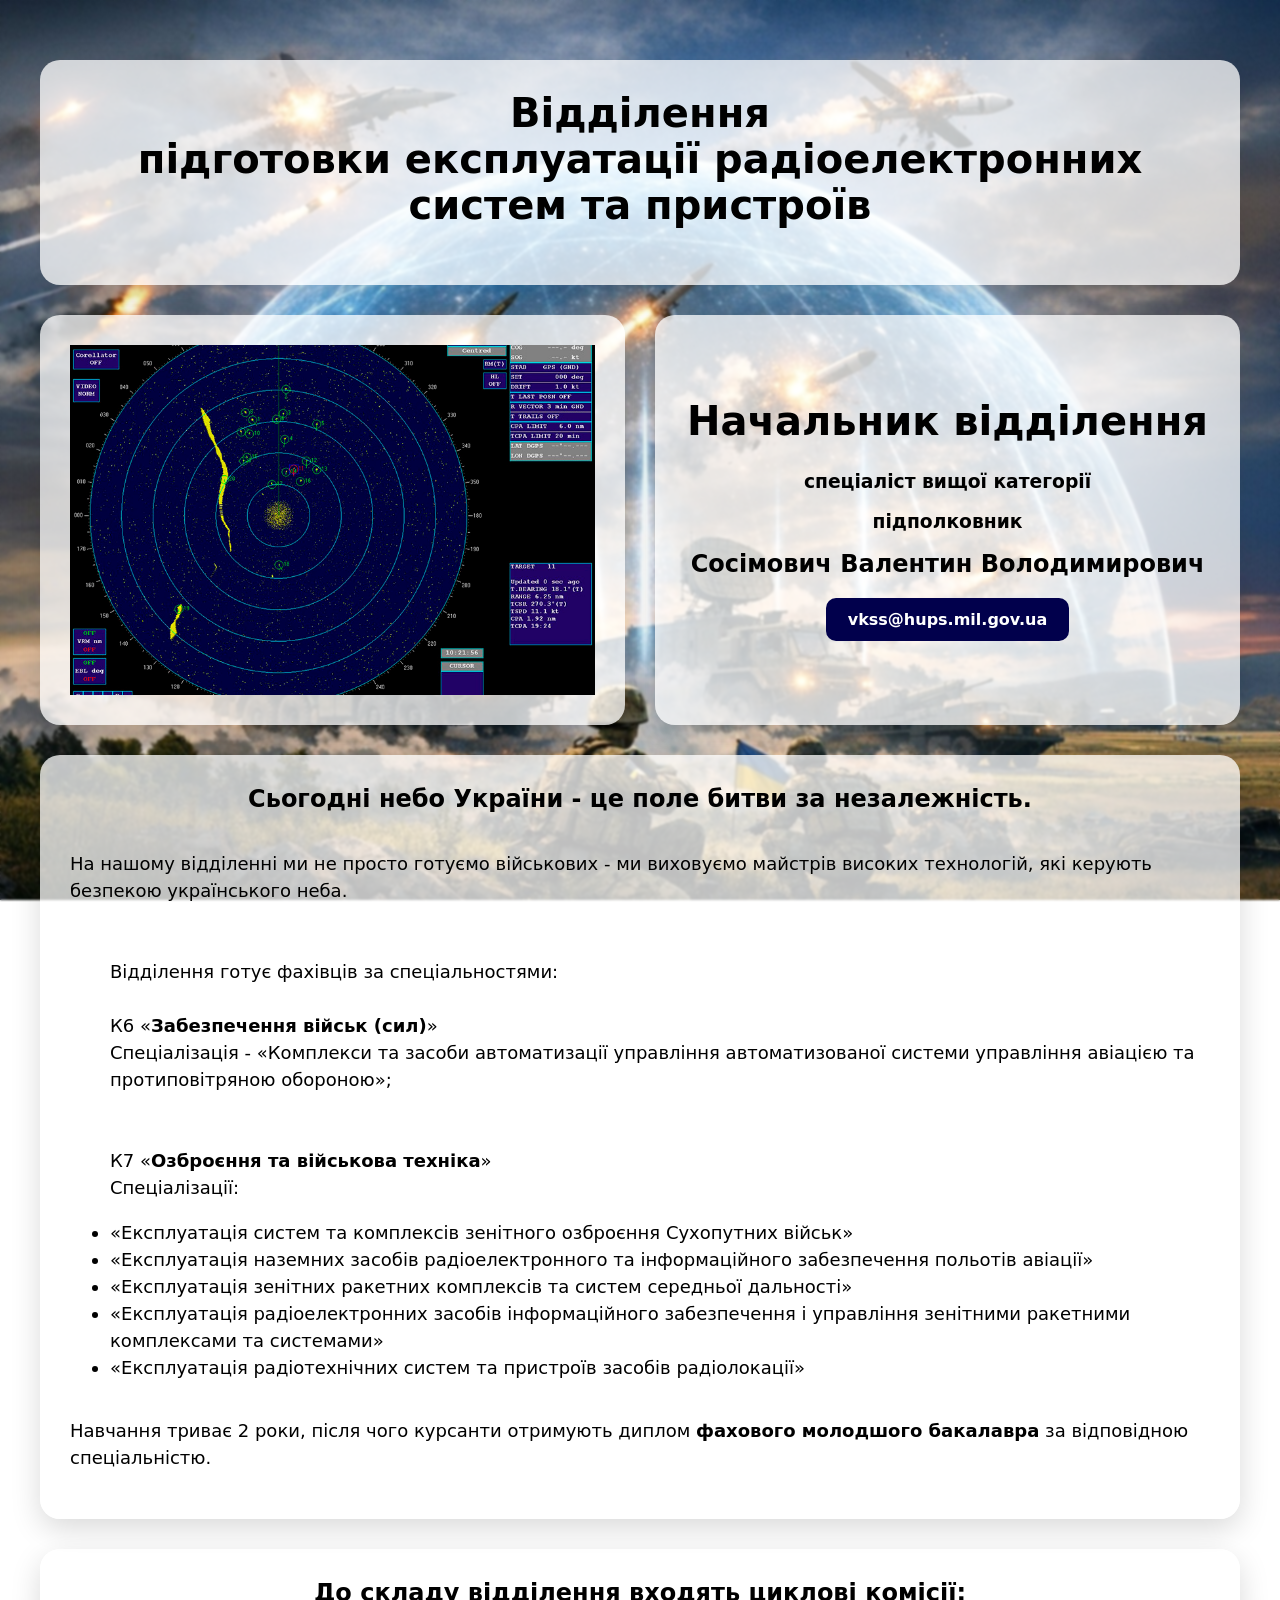
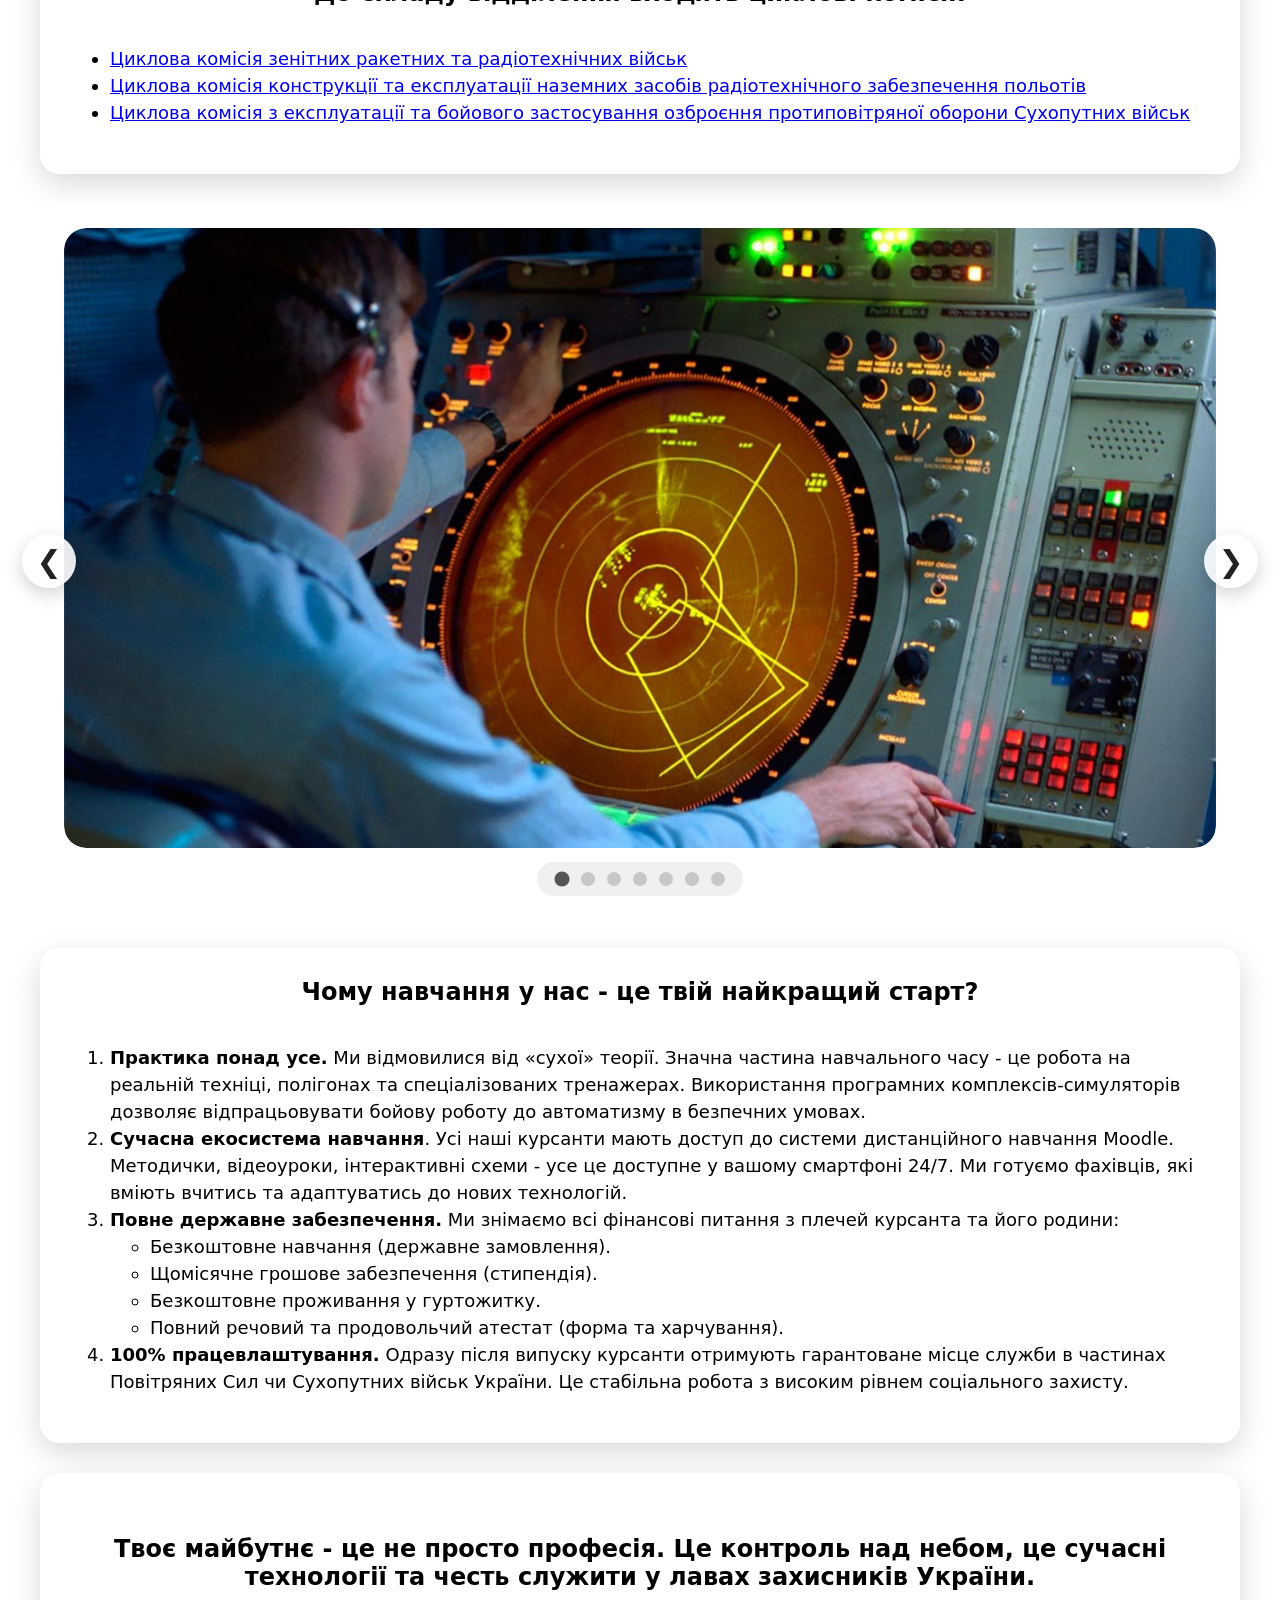
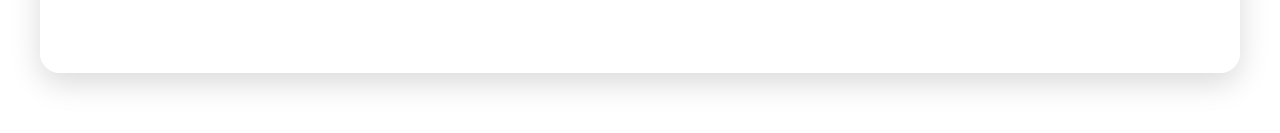
<file: index.html>
<!DOCTYPE html>
<html lang="uk">
<head>
    <meta content="text/html; charset=UTF-8" http-equiv="content-type">

    <meta name="viewport" content="width=device-width, initial-scale=1.0">
    <title>Відділення підготовки експлуатації радіоелектронних систем та пристроїв</title>
    <link rel="stylesheet" href="css/slider.css">
    <style>
    * {
      box-sizing: border-box;
      font-family: system-ui, -apple-system, BlinkMacSystemFont, "Segoe UI", Roboto, sans-serif;
    }

    body {
      margin: 0;
      min-height: 100vh;
      background-image: url("images/dome2.jpg");
      background-size: cover;
      background-position: center;
      background-attachment: fixed;
    }

    .overlay {
      min-height: 100vh;
      padding: 60px 40px;
      backdrop-filter: blur(1px);
      /*background: rgba(0, 0, 0, 0.8);*/
    }

    .grid {
      max-width: 1200px;
      margin: 0 auto;
      display: grid;
      grid-template-columns: repeat(2, 1fr);
      gap: 30px;
    }

    .full {
      grid-column: 1 / -1;
    }

    .card {
      background: rgba(255, 255, 255, 0.75);
      border-radius: 20px;
      padding: 30px;
      box-shadow: 0 10px 30px rgba(0, 0, 0, 0.15);
      min-height: 200px;
      min-width: 0;
      display: flex;
      flex-direction: column;
      justify-content: center;
    }

    .card h1 {
      margin-top: 0;
      font-size: 40px;
      color: #1e3a8a;
      text-align: center;
    }
      .card h2 {
      margin-top: 0;
      font-size: 24px;      
    }
      
    .text {
      text-align: center;
    }
    .gallery {
      max-height: 350px;
      overflow-x: auto;
    }

    video {
             width: 100%;
            height: auto;
            border-radius: 14px;
            max-height: 600px;   /* 👈 підбери значення */
      /*height: auto;
      aspect-ratio: 9 / 16;*/
                }
    .video-wrap {
      width: 100%;
      max-height: 315px;        /* 👈 обмеження висоти */
      aspect-ratio: 16 / 9;    /* пропорції */
      overflow: hidden;        /* 🔑 не дає вилазити */
      border-radius: 6px;
    }

    .video-wrap iframe {
      width: 100%;
      height: 100%;
      border: 0;
      display: block;
    }
    .card p {
      font-size: 18px;
      line-height: 1.5;
    }
      
      .card ul{
      font-size: 18px;
      line-height: 1.5;
    }
      
      .card ol{
      font-size: 18px;
      line-height: 1.5;
    }

    @media (max-width: 768px) {
      .grid {
        grid-template-columns: 1fr;
      }
    }
    .contact-call a{
      align: center;
      display:inline-block;
      padding:12px 22px;
      background:#01004c;
      color:white;
      text-decoration:none;
      border-radius:10px;
      font-weight:600;
      transition:0.25s;
    }

    .contact-call a:hover{
      background:black;
      transform:translateY(-2px);
    }

    </style>
</head>
<body>
<div class="overlay">
    <div class="grid">
        <div class="card full">
            <h1 style="color: black">Відділення <br>
                підготовки експлуатації радіоелектронних систем та пристроїв</h1>
        </div>
        <div class="card">
            <img src="images/indicator3.jpg" alt="">
        </div>
        <div align="center" class="card">
            <h1 style="color: black" align="center">Начальник відділення</h1>
            <h3 style="margin-top: 0"> спеціаліст вищої категорії</h3>
            <h3 style="margin-top: 0"> підполковник</h3>
            <h2> Сосімович Валентин Володимирович</h2>
            <div class="contact-call">
                <a href="mailto:vkss@hups.mil.gov.ua">
                    vkss@hups.mil.gov.ua
                </a>
            </div>
        </div>
        <div class="card full">
            <h2 align="center">Сьогодні небо України - це поле битви за незалежність.</h2>
            <p>На нашому відділенні ми не просто готуємо військових - ми виховуємо майстрів високих технологій, які
                керують безпекою українського неба.
            </p>

            <ul>
                <p>
                    Відділення готує фахівців за спеціальностями:<br><br>

                    К6 «<b>Забезпечення військ (сил)</b>»<br>
                    Спеціалізація - «Комплекси та засоби автоматизації управління автоматизованої системи управління
                    авіацією та протиповітряною обороною»;
                    <br><br><br>
                    К7 «<b>Озброєння та військова техніка</b>»<br>
                    Спеціалізації:
                </p>
                <li>«Експлуатація систем та комплексів зенітного озброєння Сухопутних військ»</li>
                <li>«Експлуатація наземних засобів радіоелектронного та інформаційного забезпечення польотів авіації»
                </li>
                <li>«Експлуатація зенітних ракетних комплексів та систем середньої дальності»</li>
                <li>«Експлуатація радіоелектронних засобів інформаційного забезпечення і управління зенітними ракетними
                    комплексами та системами»
                </li>
                <li>«Експлуатація радіотехнічних систем та пристроїв засобів радіолокації»</li>

            </ul>

            <p>

                Навчання триває 2 роки, після чого курсанти отримують диплом <b>фахового молодшого бакалавра</b> за
                відповідною спеціальністю.
            </p>

        </div>
        <div class="card full">
            <h2 align="center">До складу відділення входять циклові комісії:</h2>
            <ul>
                <li><a href="./ZRV_RTV/zrv_rtv.html">Циклова комісія зенітних ракетних та радіотехнічних військ</a></li>
                <li><a href="./RTZ_ASU/rtz_asu.html">Циклова комісія конструкції та експлуатації наземних засобів
                    радіотехнічного забезпечення польотів</a></li>
                <li><a href="./PPO_SV/ppo_sv.html">Циклова комісія з експлуатації та бойового застосування озброєння
                    протиповітряної оборони Сухопутних військ</a></li>
            </ul>


        </div>
        <div class="slider-wrap full">
            <button class="slider-arrow slider-arrow-left" onclick="moveSlide(-1)">
                &#10094;
            </button>
            <div class="slider">
                <div class="slider-track" id="sliderTrack">
                    <img src="images/im1.jpg" alt="" class="slide">
                    <img src="images/crotale.jpg" alt="" class="slide">
                    <img src="images/im14.jpg" alt="" class="slide">
                    <img src="images/avenger.jpg" alt="" class="slide">
                    <img src="images/zrv_back.jpg" alt="" class="slide">
                    <img src="images/osa.jpg" alt="" class="slide">
                    <img src="images/im5.jpg" alt="" class="slide">
                </div>
            </div>
            <button class="slider-arrow slider-arrow-right" onclick="moveSlide(1)">
                &#10095;
            </button>
            <div class="slider-dots" id="sliderDots">
                <button class="dot active" onclick="goToSlide(0)"></button>
                <button class="dot" onclick="goToSlide(1)"></button>
                <button class="dot" onclick="goToSlide(2)"></button>
                <button class="dot" onclick="goToSlide(3)"></button>
                <button class="dot" onclick="goToSlide(4)"></button>
                <button class="dot" onclick="goToSlide(5)"></button>
                <button class="dot" onclick="goToSlide(6)"></button>
            </div>
        </div>
        <div class="card full">
            <h2 align="center">Чому навчання у нас - це твій найкращий старт?</h2>

            <ol>
                <li><b>Практика понад усе.</b> Ми відмовилися від «сухої» теорії.
                    Значна частина навчального часу - це робота на реальній техніці,
                    полігонах та спеціалізованих тренажерах. Використання програмних
                    комплексів-симуляторів дозволяє відпрацьовувати бойову роботу до
                    автоматизму в безпечних умовах.
                </li>
                <li><strong>Сучасна екосистема навчання</strong>. Усі наші курсанти мають доступ до
                    системи дистанційного навчання Moodle. Методички, відеоуроки, інтерактивні
                    схеми - усе це доступне у вашому смартфоні 24/7. Ми готуємо фахівців, які
                    вміють вчитись та адаптуватись до нових технологій.
                </li>
                <li><strong>Повне державне забезпечення.</strong> Ми знімаємо всі фінансові питання з плечей
                    курсанта та його родини:
                </li>
                <ul>
                    <li>Безкоштовне навчання (державне замовлення).</li>
                    <li>Щомісячне грошове забезпечення (стипендія).</li>
                    <li>Безкоштовне проживання у гуртожитку.</li>
                    <li>Повний речовий та продовольчий атестат (форма та харчування).</li>
                </ul>


                <li><b>100% працевлаштування.</b> Одразу після випуску курсанти отримують
                    гарантоване місце служби в частинах Повітряних Сил чи Сухопутних
                    військ України. Це стабільна робота з високим рівнем соціального захисту.
                </li>


            </ol>
        </div>
        <div class="card full">
            <h2 align="center">Твоє майбутнє - це не просто професія.
                Це контроль над небом, це сучасні технології та честь служити у лавах захисників України.
            </h2>
        </div>
    </div>
</div>
<script src="js/slider.js"></script>
</body>
</html>
</file>
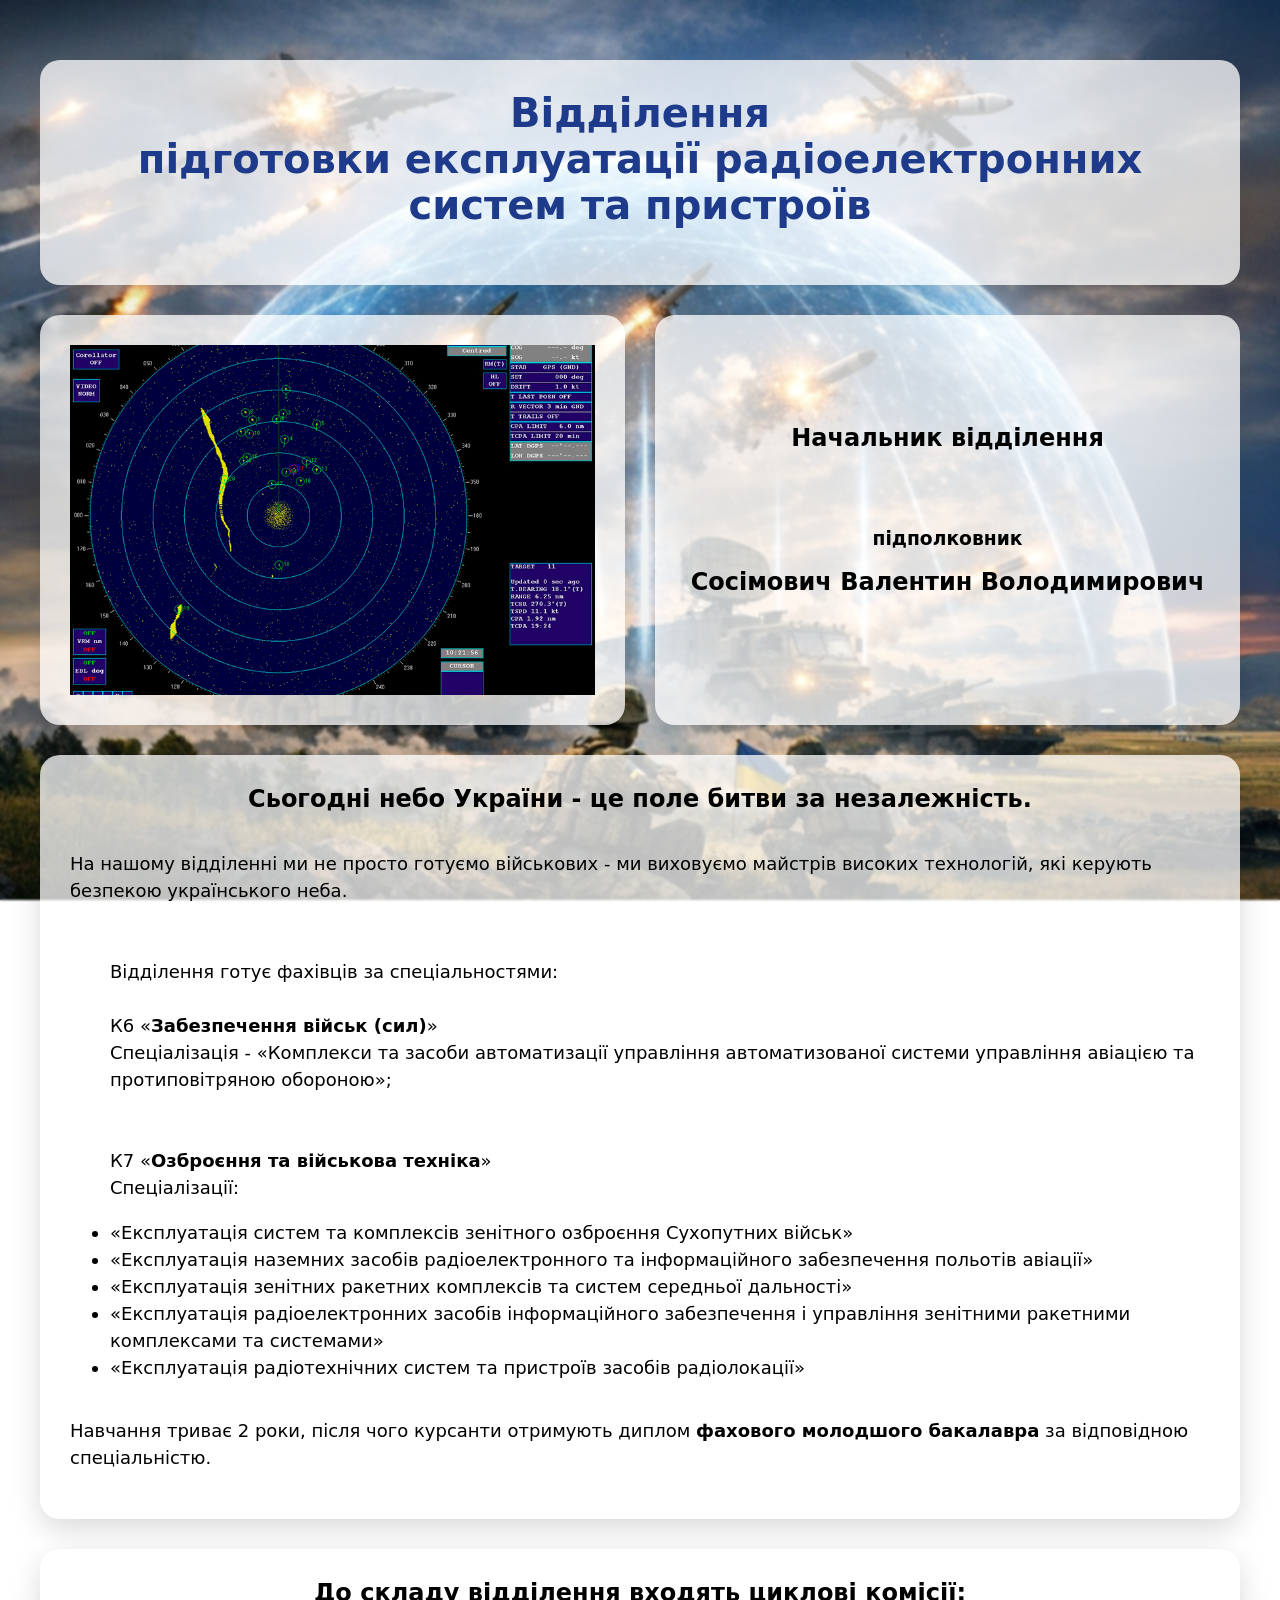
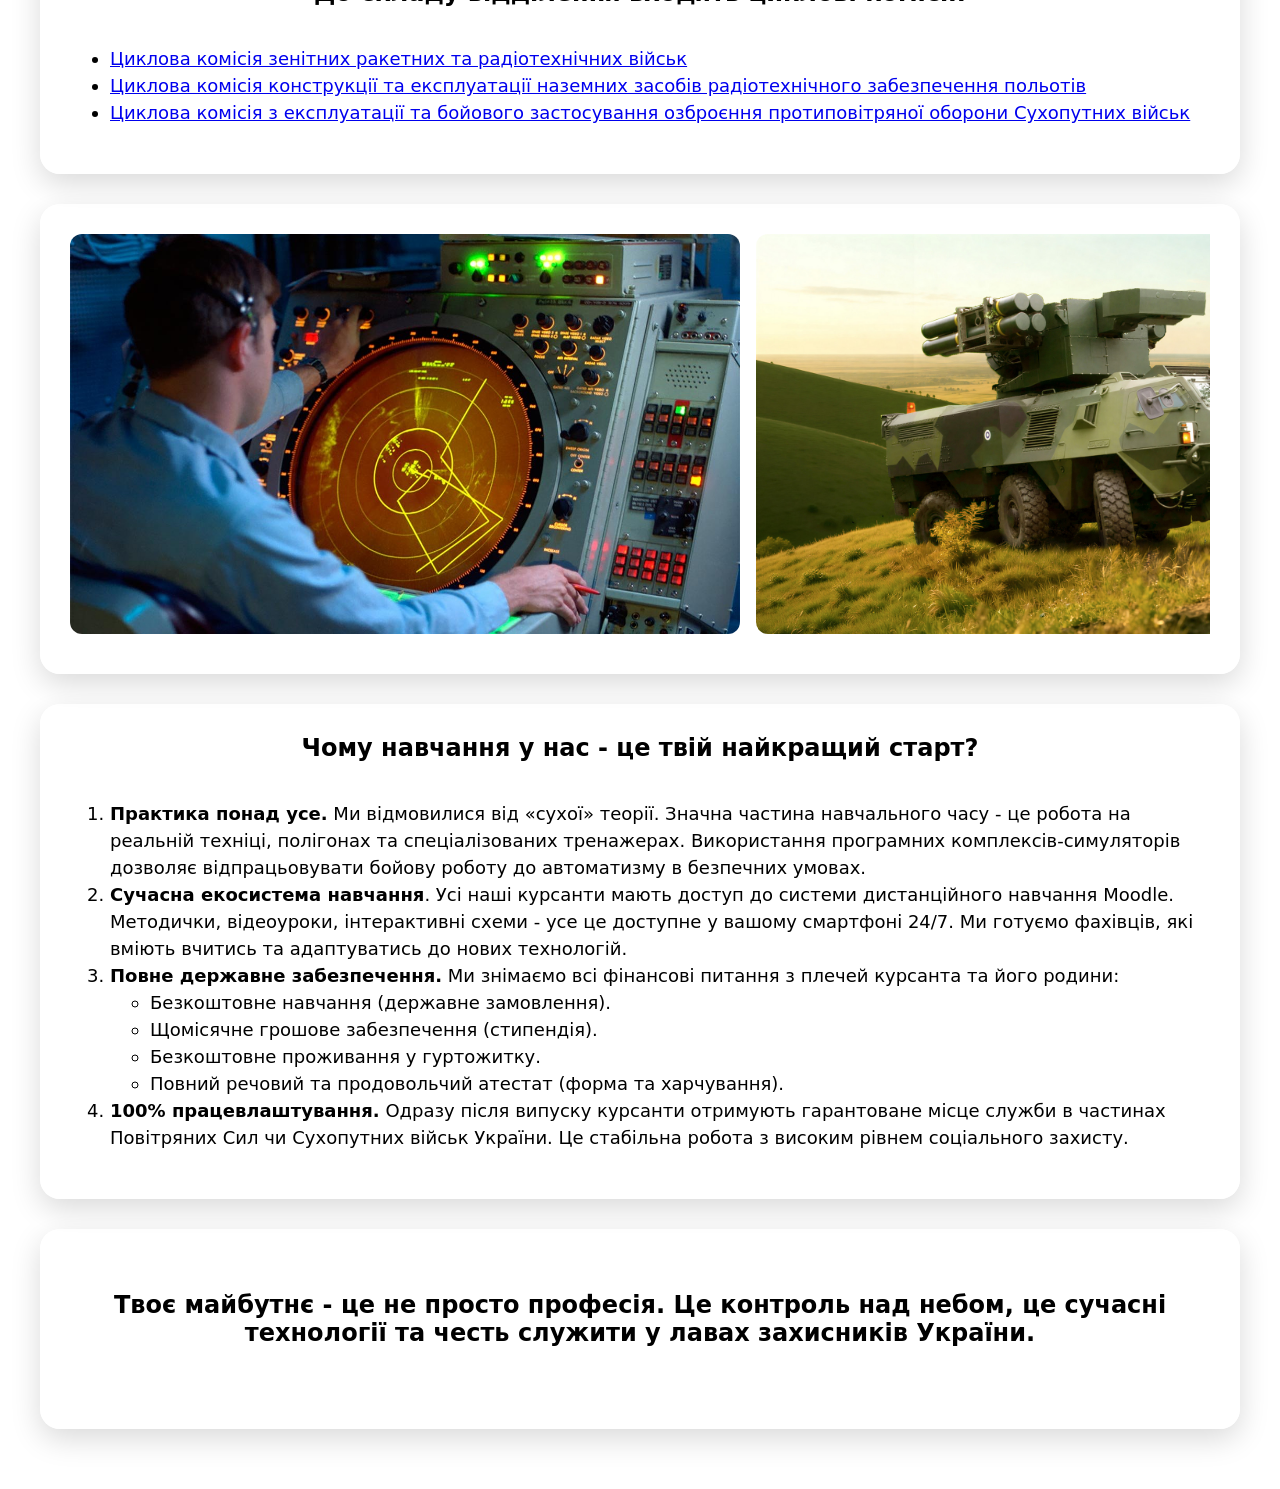
<file: viddil.html>
<!DOCTYPE html>
<html lang="uk">
<head>
    <meta content="text/html; charset=UTF-8" http-equiv="content-type">

    <meta name="viewport" content="width=device-width, initial-scale=1.0">
    <title>Відділення підготовки експлуатації радіоелектронних систем та пристроїв</title>
    <style>
    * {
      box-sizing: border-box;
      font-family: system-ui, -apple-system, BlinkMacSystemFont, "Segoe UI", Roboto, sans-serif;
    }

    body {
      margin: 0;
      min-height: 100vh;
      background-image: url("images/dome2.jpg");
      background-size: cover;
      background-position: center;
      background-attachment: fixed;
    }

    .overlay {
      min-height: 100vh;
      padding: 60px 40px;
      backdrop-filter: blur(1px);
      /*background: rgba(0, 0, 0, 0.8);*/
    }

    .grid {
      max-width: 1200px;
      margin: 0 auto;
      display: grid;
      grid-template-columns: repeat(2, 1fr);
      gap: 30px;
    }

    .full {
      grid-column: 1 / -1;
    }

    .card {
      background: rgba(255, 255, 255, 0.75);
      border-radius: 20px;
      padding: 30px;
      box-shadow: 0 10px 30px rgba(0, 0, 0, 0.15);
      min-height: 200px;
      min-width: 0;
      display: flex;
      flex-direction: column;
      justify-content: center;
    }

    .card h1 {
      margin-top: 0;
      font-size: 40px;
      color: #1e3a8a;
      text-align: center;
    }
      .card h2 {
      margin-top: 0;
      font-size: 24px;      
    }
      
    .text {
  text-align: center;
}
     .gallery {
  max-height: 350px;
  overflow-x: auto;
}
      .gallery-horizontal {
  display: flex;
  gap: 16px;
  overflow-x: auto;
  padding-bottom: 10px;
  scroll-behavior: smooth;
  -webkit-overflow-scrolling: touch;
}

.gallery-horizontal img {
  height: 400px;        /* 🔥 однакова висота */
  width: auto;
  flex-shrink: 0;       /* ❗ не стискаються */
  object-fit: cover;
  border-radius: 12px;
}
      video {
 		 width: 100%;
        height: auto;
  		border-radius: 14px;
        max-height: 600px;   /* 👈 підбери значення */
  /*height: auto;
  aspect-ratio: 9 / 16;*/
			}
.video-wrap {
  width: 100%;
  max-height: 315px;        /* 👈 обмеження висоти */
  aspect-ratio: 16 / 9;    /* пропорції */
  overflow: hidden;        /* 🔑 не дає вилазити */
  border-radius: 6px;
}

.video-wrap iframe {
  width: 100%;
  height: 100%;
  border: 0;
  display: block;
}
    .card p {
      font-size: 18px;
      line-height: 1.5;
    }
      
      .card ul{
      font-size: 18px;
      line-height: 1.5;
    }
      
      .card ol{
      font-size: 18px;
      line-height: 1.5;
    }

    @media (max-width: 768px) {
      .grid {
        grid-template-columns: 1fr;
      }
    }


    </style>
</head>
<body>
<div class="overlay">
    <div class="grid">
        <div class="card full">
            <h1>Відділення <br>
                підготовки експлуатації радіоелектронних систем та пристроїв</h1>
        </div>
        <div class="card">
            <img src="images/indicator3.jpg" alt="">
        </div>
        <div class="card">
            <h2 align="center">Начальник відділення</h2>
            <br>
            <br>
            <h3 align="center"> підполковник</h3>
            <h2 align="center"> Сосімович Валентин Володимирович</h2>
        </div>
        <div class="card full">
            <h2 align="center">Сьогодні небо України - це поле битви за незалежність.</h2>
            <p>На нашому відділенні ми не просто готуємо військових - ми виховуємо майстрів високих технологій, які
                керують безпекою українського неба.
            </p>

            <ul>
                <p>
                    Відділення готує фахівців за спеціальностями:<br><br>

                    К6 «<b>Забезпечення військ (сил)</b>»<br>
                    Спеціалізація - «Комплекси та засоби автоматизації управління автоматизованої системи управління
                    авіацією та протиповітряною обороною»;
                    <br><br><br>
                    К7 «<b>Озброєння та військова техніка</b>»<br>
                    Спеціалізації:
                </p>
                <li>«Експлуатація систем та комплексів зенітного озброєння Сухопутних військ»</li>
                <li>«Експлуатація наземних засобів радіоелектронного та інформаційного забезпечення польотів авіації»
                </li>
                <li>«Експлуатація зенітних ракетних комплексів та систем середньої дальності»</li>
                <li>«Експлуатація радіоелектронних засобів інформаційного забезпечення і управління зенітними ракетними
                    комплексами та системами»
                </li>
                <li>«Експлуатація радіотехнічних систем та пристроїв засобів радіолокації»</li>

            </ul>

            <p>

                Навчання триває 2 роки, після чого курсанти отримують диплом <b>фахового молодшого бакалавра</b> за
                відповідною спеціальністю.
            </p>

        </div>
        <div class="card full">
            <h2 align="center">До складу відділення входять циклові комісії:</h2>
            <ul>
                <li><a href="./ZRV_RTV/zrv_rtv.html">Циклова комісія зенітних ракетних та радіотехнічних військ</a></li>
                <li><a href="./RTZ_ASU/rtz_asu.html">Циклова комісія конструкції та експлуатації наземних засобів
                    радіотехнічного забезпечення польотів</a></li>
                <li><a href="./PPO_SV/ppo_sv.html">Циклова комісія з експлуатації та бойового застосування озброєння
                    протиповітряної оборони Сухопутних військ</a></li>
            </ul>


        </div>
        <div class="card full">

            <div class="gallery-horizontal">
                <img src="images/im1.jpg" alt="">
                <img src="images/crotale.jpg" alt="">
                <img src="images/im14.jpg" alt="">
                <img src="images/avenger.jpg" alt="">
                <img src="images/zrv_back.jpg" alt="">
                <img src="images/osa.jpg" alt="">
                <img src="images/im5.jpg" alt="">
            </div>
        </div>
        <div class="card full">
            <h2 align="center">Чому навчання у нас - це твій найкращий старт?</h2>

            <ol>
                <li><b>Практика понад усе.</b> Ми відмовилися від «сухої» теорії.
                    Значна частина навчального часу - це робота на реальній техніці,
                    полігонах та спеціалізованих тренажерах. Використання програмних
                    комплексів-симуляторів дозволяє відпрацьовувати бойову роботу до
                    автоматизму в безпечних умовах.
                </li>
                <li><strong>Сучасна екосистема навчання</strong>. Усі наші курсанти мають доступ до
                    системи дистанційного навчання Moodle. Методички, відеоуроки, інтерактивні
                    схеми - усе це доступне у вашому смартфоні 24/7. Ми готуємо фахівців, які
                    вміють вчитись та адаптуватись до нових технологій.
                </li>
                <li><strong>Повне державне забезпечення.</strong> Ми знімаємо всі фінансові питання з плечей
                    курсанта та його родини:
                </li>
                <ul>
                    <li>Безкоштовне навчання (державне замовлення).</li>
                    <li>Щомісячне грошове забезпечення (стипендія).</li>
                    <li>Безкоштовне проживання у гуртожитку.</li>
                    <li>Повний речовий та продовольчий атестат (форма та харчування).</li>
                </ul>


                <li><b>100% працевлаштування.</b> Одразу після випуску курсанти отримують
                    гарантоване місце служби в частинах Повітряних Сил чи Сухопутних
                    військ України. Це стабільна робота з високим рівнем соціального захисту.
                </li>


            </ol>
        </div>
        <div class="card full">
            <h2 align="center">Твоє майбутнє - це не просто професія.
                Це контроль над небом, це сучасні технології та честь служити у лавах захисників України.
            </h2>
        </div>
    </div>
</div>
</body>
</html>
</file>
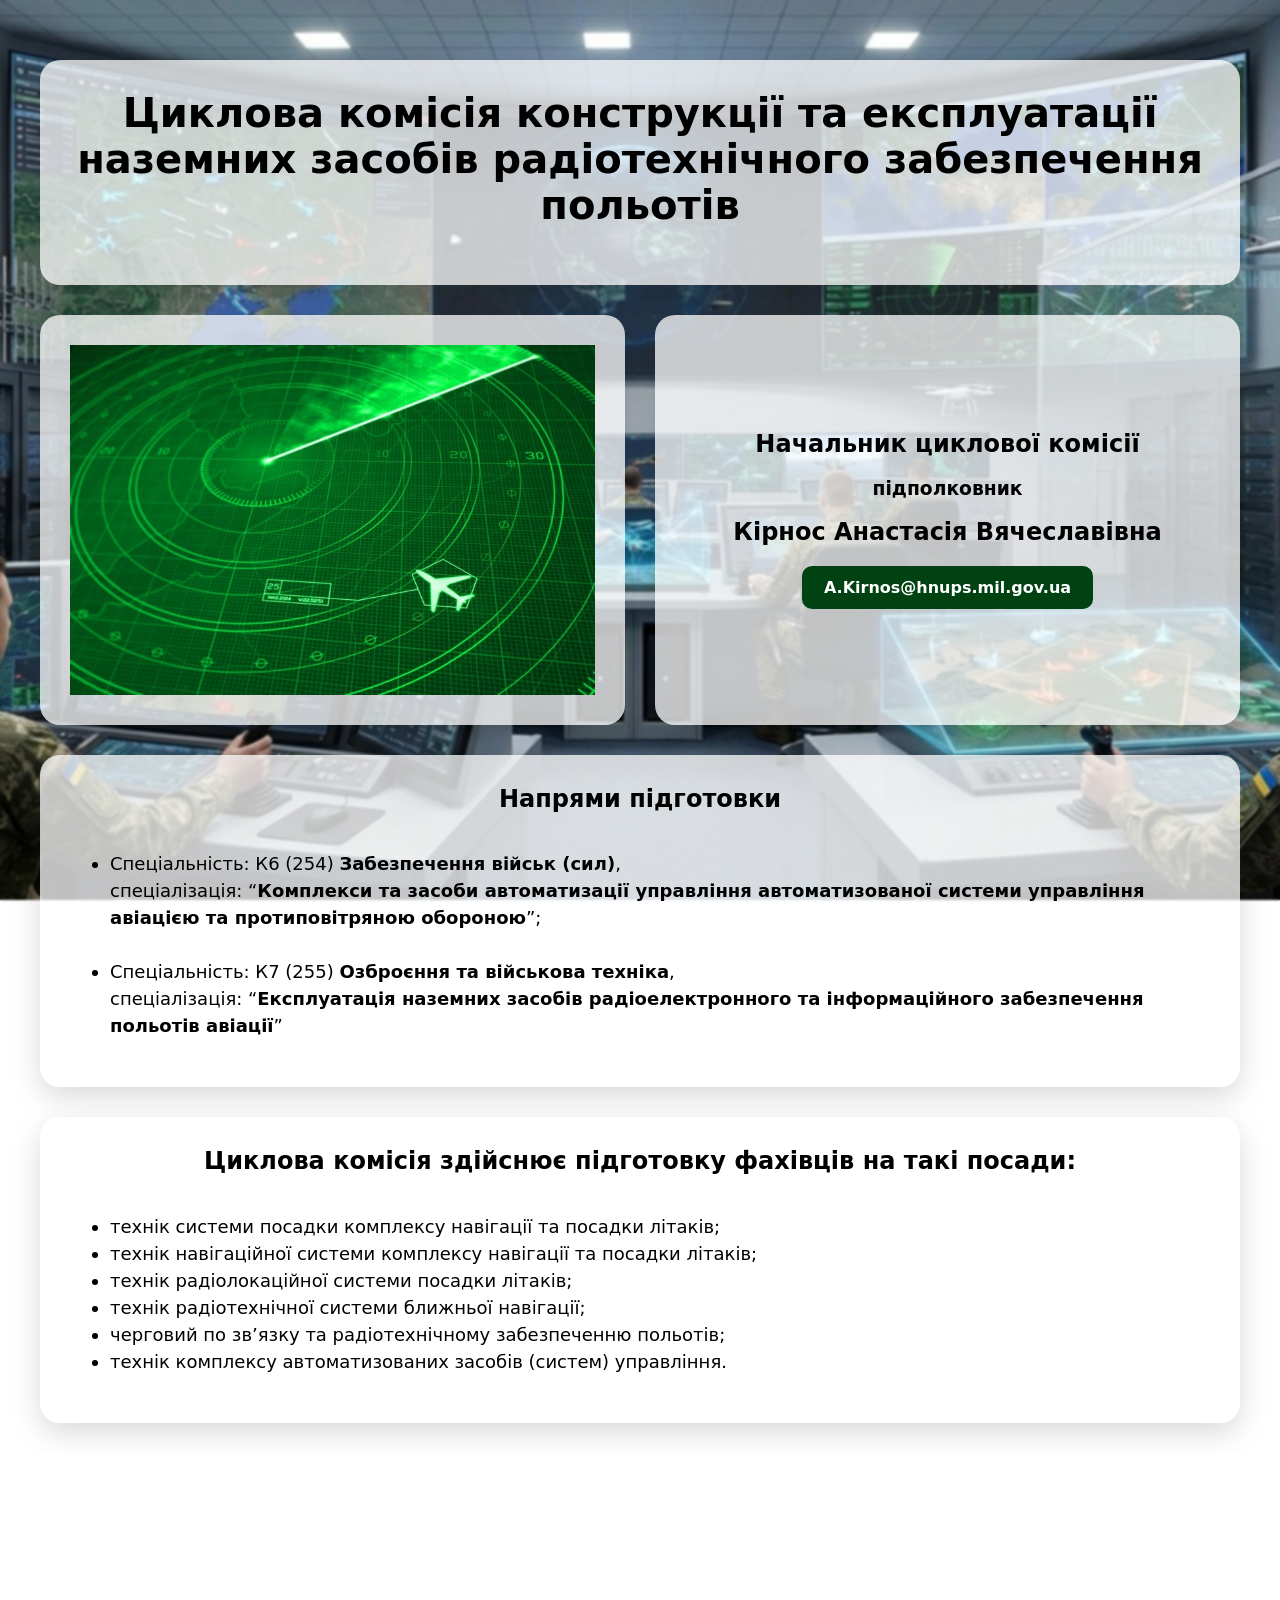
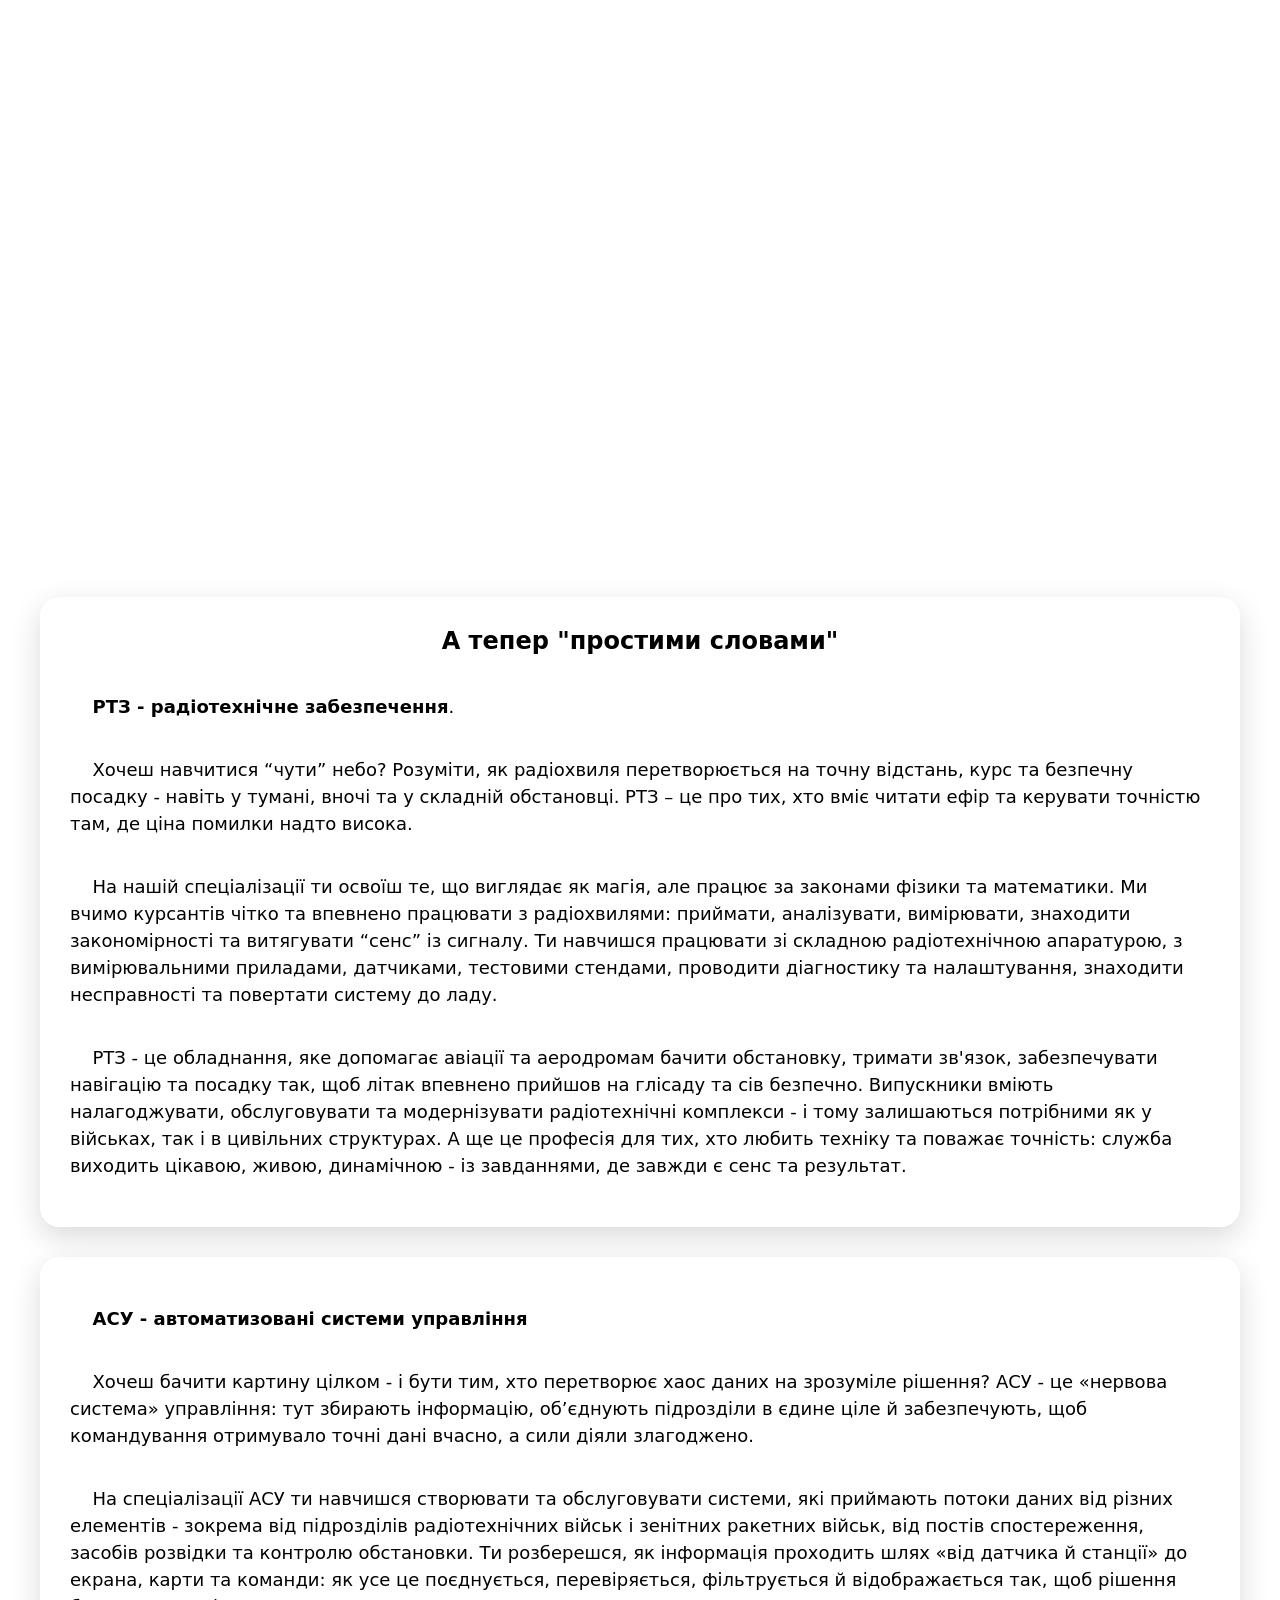
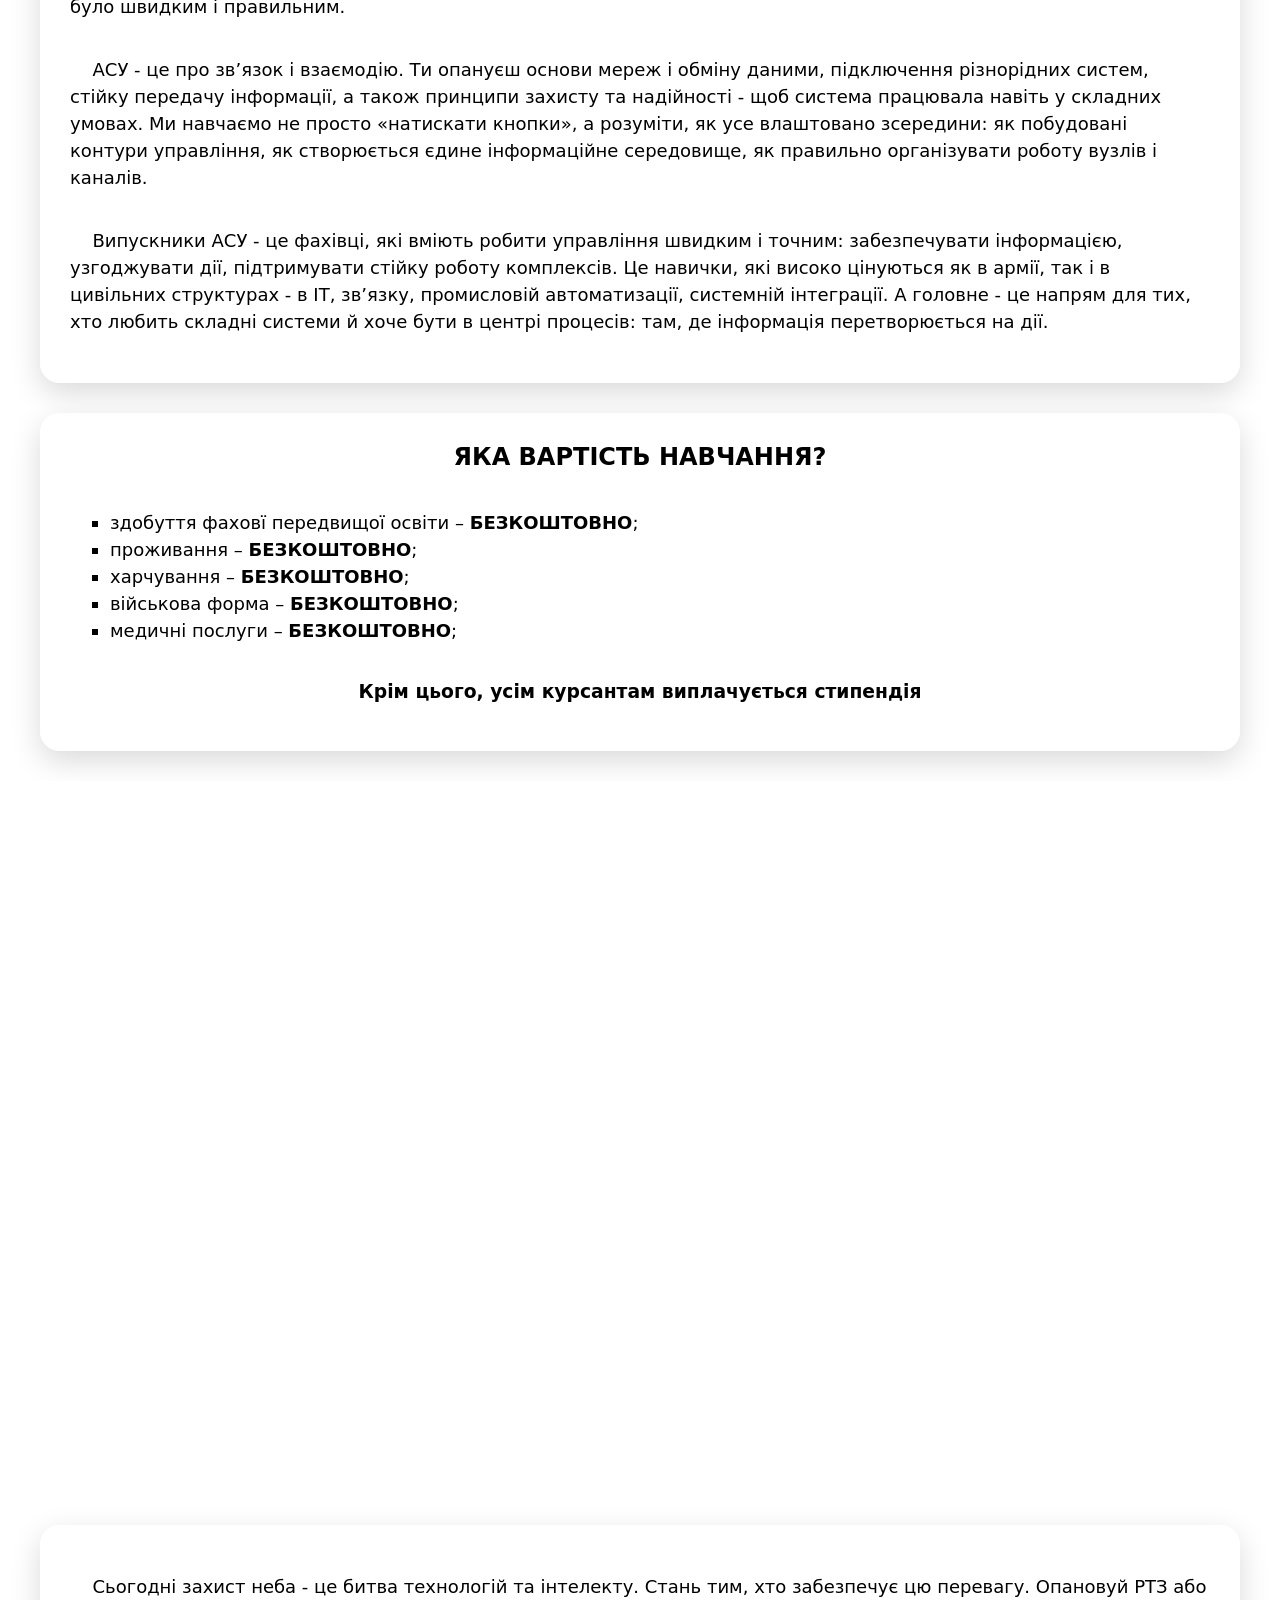
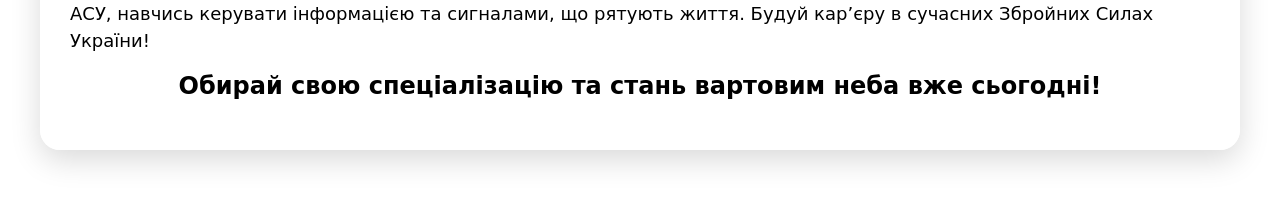
<file: RTZ_ASU/rtz_asu.html>
<!DOCTYPE html>
<html lang="uk">
<head>
    <meta content="text/html; charset=UTF-8" http-equiv="content-type">

    <meta name="viewport" content="width=device-width, initial-scale=1.0">
    <title>РТЗ_АСУ</title>
    <link rel="stylesheet" href="../css/slider.css">
    <style>
    * {
      box-sizing: border-box;
      font-family: system-ui, -apple-system, BlinkMacSystemFont, "Segoe UI", Roboto, sans-serif;
    }

    body {
      margin: 0;
      min-height: 100vh;
      background-image: url("images/control.jpg");
      background-size: cover;
      background-position: center;
      background-attachment: fixed;
    }

    .overlay {
      min-height: 100vh;
      padding: 60px 40px;
      backdrop-filter: blur(1px);
      /*background: rgba(0, 0, 0, 0.8);*/
    }

    .grid {
      max-width: 1200px;
      margin: 0 auto;
      display: grid;
      grid-template-columns: repeat(2, 1fr);
      gap: 30px;
    }

    .full {
      grid-column: 1 / -1;
    }

    .card {
      background: rgba(255, 255, 255, 0.75);
      border-radius: 20px;
      padding: 30px;
      box-shadow: 0 10px 30px rgba(0, 0, 0, 0.15);
      min-height: 200px;
      min-width: 0;
      display: flex;
      flex-direction: column;
      justify-content: center;
    }

    .card h1 {
      margin-top: 0;
      font-size: 40px;
      color: #1e3a8a;
      text-align: center;
    }
      .card h2 {
      margin-top: 0;
      font-size: 24px;      
    }
      
    .text {
  text-align: center;
}
     
    .card p {
      font-size: 18px;
      line-height: 1.5;
      text-indent: 1.25em;
    }
      
      .card ul{
      font-size: 18px;
      line-height: 1.5;
    }
      
      .card ol{
      font-size: 18px;
      line-height: 1.5;
    }
  

    @media (max-width: 768px) {
      .grid {
        grid-template-columns: 1fr;
      }
    }
    .contact-call a{
      align: center;
      display:inline-block;
      padding:12px 22px;
      background:#004211;
      color:white;
      text-decoration:none;
      border-radius:10px;
      font-weight:600;
      transition:0.25s;
    }

    .contact-call a:hover{
      background:black;
      transform:translateY(-2px);
    }

    </style>
</head>
<body>
<div class="overlay">
    <div class="grid">
        <div class="card full">
            <h1 style="color: black">Циклова комісія конструкції та експлуатації наземних засобів радіотехнічного
                забезпечення польотів</h1>
        </div>
        <div class="card">
            <img src="images/indicator.jpg" alt="">
        </div>
        <div align="center" class="card">
            <h2>Начальник циклової комісії</h2>
            <h3 style="margin-top: 0"> підполковник</h3>
            <h2> Кірнос Анастасія Вячеславівна </h2>
            <div class="contact-call">
                <a href="mailto:A.Kirnos@hnups.mil.gov.ua">
                    A.Kirnos@hnups.mil.gov.ua
                </a>
            </div>
        </div>
        <div class="card full">
            <h2 align="center">Напрями підготовки</h2>
            <ul>
                <li>
                    Спеціальність: К6 (254) <b>Забезпечення військ (сил)</b>, <br>
                    спеціалізація: “<b>Комплекси та засоби автоматизації управління автоматизованої системи
                    управління авіацією та протиповітряною обороною</b>”;
                </li>
                <br>
                <li>
                    Спеціальність: К7 (255) <b>Озброєння та військова техніка</b>, <br>
                    спеціалізація: “<b>Експлуатація наземних засобів радіоелектронного
                    та інформаційного забезпечення польотів авіації</b>”
                </li>
            </ul>


        </div>
        <div class="card full">
            <h2 align="center">Циклова комісія здійснює підготовку фахівців на такі посади:</h2>

            <ul>
                <li>технік системи посадки комплексу навігації та посадки літаків;</li>
                <li>технік навігаційної системи комплексу навігації та посадки літаків;</li>
                <li>технік радіолокаційної системи посадки літаків;</li>
                <li>технік радіотехнічної системи ближньої навігації;</li>
                <li>черговий по зв’язку та радіотехнічному забезпеченню польотів;</li>
                <li>технік комплексу автоматизованих засобів (систем) управління.</li>
            </ul>
        </div>
        <div class="slider-wrap full">
            <button class="slider-arrow slider-arrow-left" onclick="moveSlide(-1)">
                &#10094;
            </button>
            <div class="slider">
                <div class="slider-track" id="sliderTrack">
                    <img src="images/im1.jpg" alt="" class="slide">
                    <img src="images/im2.jpg" alt="" class="slide">
                    <img src="images/im3.jpg" alt="" class="slide">
                    <img src="images/im4.jpg" alt="" class="slide">
                    <img src="images/im5.jpg" alt="" class="slide">
                    <img src="images/im6.jpg" alt="" class="slide">
                    <img src="images/im7.jpg" alt="" class="slide">
                </div>
            </div>
            <button class="slider-arrow slider-arrow-right" onclick="moveSlide(1)">
                &#10095;
            </button>
            <div class="slider-dots" id="sliderDots">
                <button class="dot active" onclick="goToSlide(0)"></button>
                <button class="dot" onclick="goToSlide(1)"></button>
                <button class="dot" onclick="goToSlide(2)"></button>
                <button class="dot" onclick="goToSlide(3)"></button>
                <button class="dot" onclick="goToSlide(4)"></button>
                <button class="dot" onclick="goToSlide(5)"></button>
                <button class="dot" onclick="goToSlide(6)"></button>
            </div>
        </div>

        <div class="card full">
            <h2 align="center">А тепер "простими словами"</h2>
            <p>
                <b>РТЗ - радіотехнічне забезпечення</b>.</p>

            <p>Хочеш навчитися “чути” небо?
                Розуміти, як радіохвиля перетворюється на точну відстань, курс та безпечну посадку - навіть у тумані,
                вночі та у складній обстановці. РТЗ – це про тих, хто вміє читати ефір та керувати точністю там, де ціна
                помилки надто висока.
            </p>
            <p>На нашій спеціалізації ти освоїш те, що виглядає як магія, але працює за законами фізики та математики.
                Ми вчимо курсантів чітко та впевнено працювати з радіохвилями: приймати, аналізувати, вимірювати,
                знаходити закономірності та витягувати “сенс” із сигналу. Ти навчишся працювати зі складною
                радіотехнічною апаратурою,
                з вимірювальними приладами, датчиками, тестовими стендами, проводити діагностику та налаштування,
                знаходити несправності
                та повертати систему до ладу. </p>
            <p>
                РТЗ - це обладнання, яке допомагає авіації та аеродромам бачити обстановку, тримати зв'язок,
                забезпечувати навігацію та посадку так, щоб літак впевнено прийшов на глісаду та сів безпечно.
                Випускники вміють
                налагоджувати, обслуговувати та модернізувати радіотехнічні комплекси - і тому залишаються потрібними як
                у військах,
                так і в цивільних структурах. А ще це професія для тих, хто любить техніку та поважає точність: служба
                виходить цікавою,
                живою, динамічною - із завданнями, де завжди є сенс та результат.
            </p>
        </div>
        <div class="card full">
            <p><b>АСУ - автоматизовані системи управління</b></p>
            <p>Хочеш бачити картину цілком - і бути тим, хто перетворює хаос даних на зрозуміле рішення?
                АСУ - це «нервова система» управління: тут збирають інформацію, об’єднують підрозділи в єдине ціле й
                забезпечують,
                щоб командування отримувало точні дані вчасно, а сили діяли злагоджено.</p>
            <p>На спеціалізації АСУ ти навчишся створювати та обслуговувати системи, які приймають потоки даних від
                різних
                елементів - зокрема від підрозділів радіотехнічних військ і зенітних ракетних військ, від постів
                спостереження,
                засобів розвідки та контролю обстановки. Ти розберешся, як інформація проходить шлях «від датчика й
                станції» до
                екрана, карти та команди: як усе це поєднується, перевіряється, фільтрується й відображається так, щоб
                рішення
                було швидким і правильним.</p>
            <p>АСУ - це про зв’язок і взаємодію. Ти опануєш основи мереж і обміну даними, підключення різнорідних
                систем,
                стійку передачу інформації, а також принципи захисту та надійності - щоб система працювала навіть у
                складних
                умовах. Ми навчаємо не просто «натискати кнопки», а розуміти, як усе влаштовано зсередини: як побудовані
                контури
                управління, як створюється єдине інформаційне середовище, як правильно організувати роботу вузлів і
                каналів.</p>
            <p>Випускники АСУ - це фахівці, які вміють робити управління швидким і точним: забезпечувати інформацією,
                узгоджувати дії,
                підтримувати стійку роботу комплексів. Це навички, які високо цінуються як в армії, так і в цивільних
                структурах - в ІТ,
                зв’язку, промисловій автоматизації, системній інтеграції. А головне - це напрям для тих, хто любить
                складні системи й хоче
                бути в центрі процесів: там, де інформація перетворюється на дії.
                <br>
            </p>
        </div>
        <div class="card full">
            <h2 align="center">ЯКА ВАРТІСТЬ НАВЧАННЯ?</h2>
            <ul type="square">
                <li> здобуття фаховї передвищої освіти – <b>БЕЗКОШТОВНО</b>;</li>
                <li> проживання – <b>БЕЗКОШТОВНО</b>;</li>
                <li> харчування – <b>БЕЗКОШТОВНО</b>;</li>
                <li> військова форма – <b>БЕЗКОШТОВНО</b>;</li>
                <li> медичні послуги – <b>БЕЗКОШТОВНО</b>;</li>
            </ul>
            <h3 align="center">Крім цього, усім курсантам виплачується стипендія</h3>
        </div>
        <div class="slider-wrap full">
            <button class="slider-arrow slider-arrow-left" onclick="moveSlide1(-1)">
                &#10094;
            </button>
            <div class="slider1">
                <div class="slider-track" id="sliderTrack1">
                    <img src="images/im14.jpg" alt="" class="slide1">
                    <img src="images/im8.jpg" alt="" class="slide1">
                    <img src="images/im11.jpg" alt="" class="slide1">
                    <img src="images/im12.jpg" alt="" class="slide1">
                    <img src="images/im9.jpg" alt="" class="slide1">
                    <img src="images/im13.jpg" alt="" class="slide1">
                </div>
            </div>
            <button class="slider-arrow slider-arrow-right" onclick="moveSlide1(1)">
                &#10095;
            </button>
            <div class="slider-dots">
                <button class="dot1 active" onclick="goToSlide1(0)"></button>
                <button class="dot1" onclick="goToSlide1(1)"></button>
                <button class="dot1" onclick="goToSlide1(2)"></button>
                <button class="dot1" onclick="goToSlide1(3)"></button>
                <button class="dot1" onclick="goToSlide1(4)"></button>
                <button class="dot1" onclick="goToSlide1(5)"></button>
            </div>
        </div>
        <div class="card full">
            <p>Сьогодні захист неба - це битва технологій та інтелекту. Стань тим, хто забезпечує цю перевагу.
                Опановуй РТЗ або АСУ, навчись керувати інформацією та сигналами, що рятують життя.
                Будуй кар’єру в сучасних Збройних Силах України! </p>
            <h2 align="center">
                Обирай свою спеціалізацію та стань вартовим неба вже сьогодні!</h2>
        </div>
    </div>
</div>
<script src="../js/slider.js"></script>
</body>
</html>
</file>
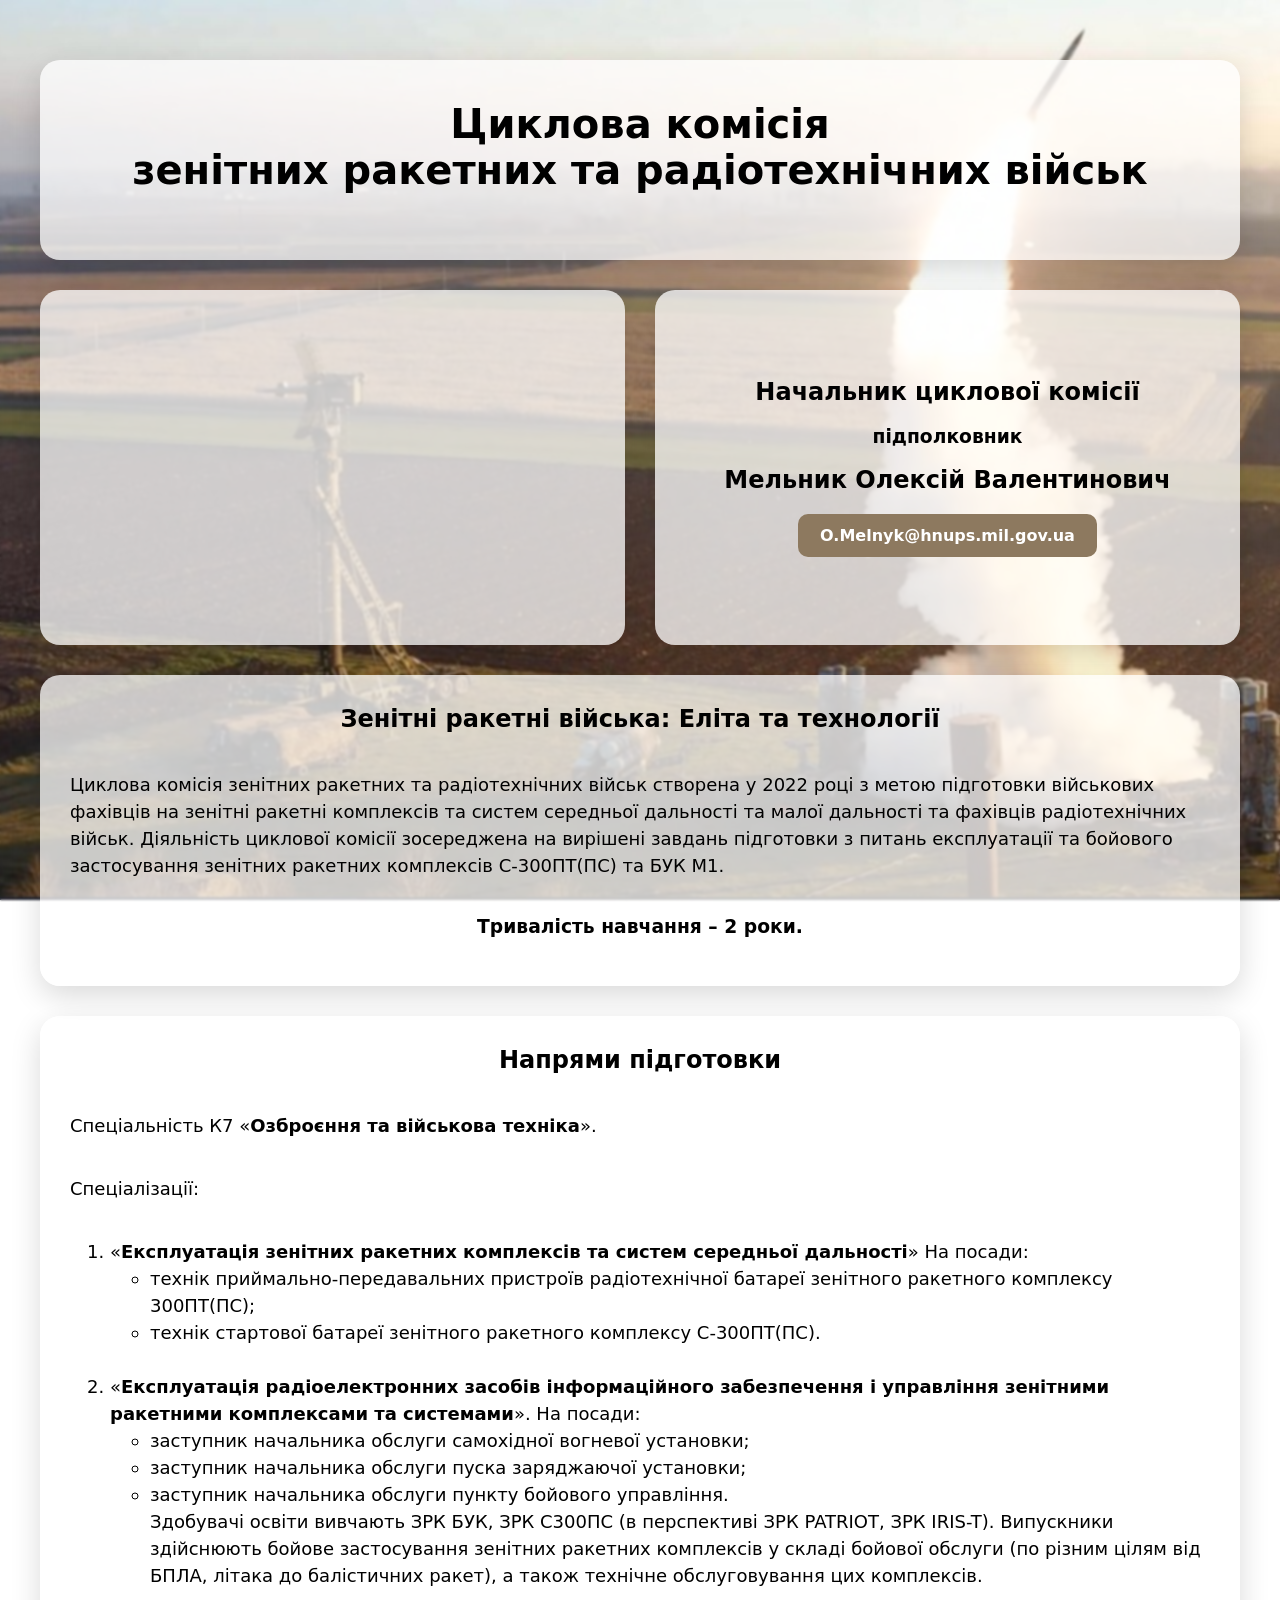
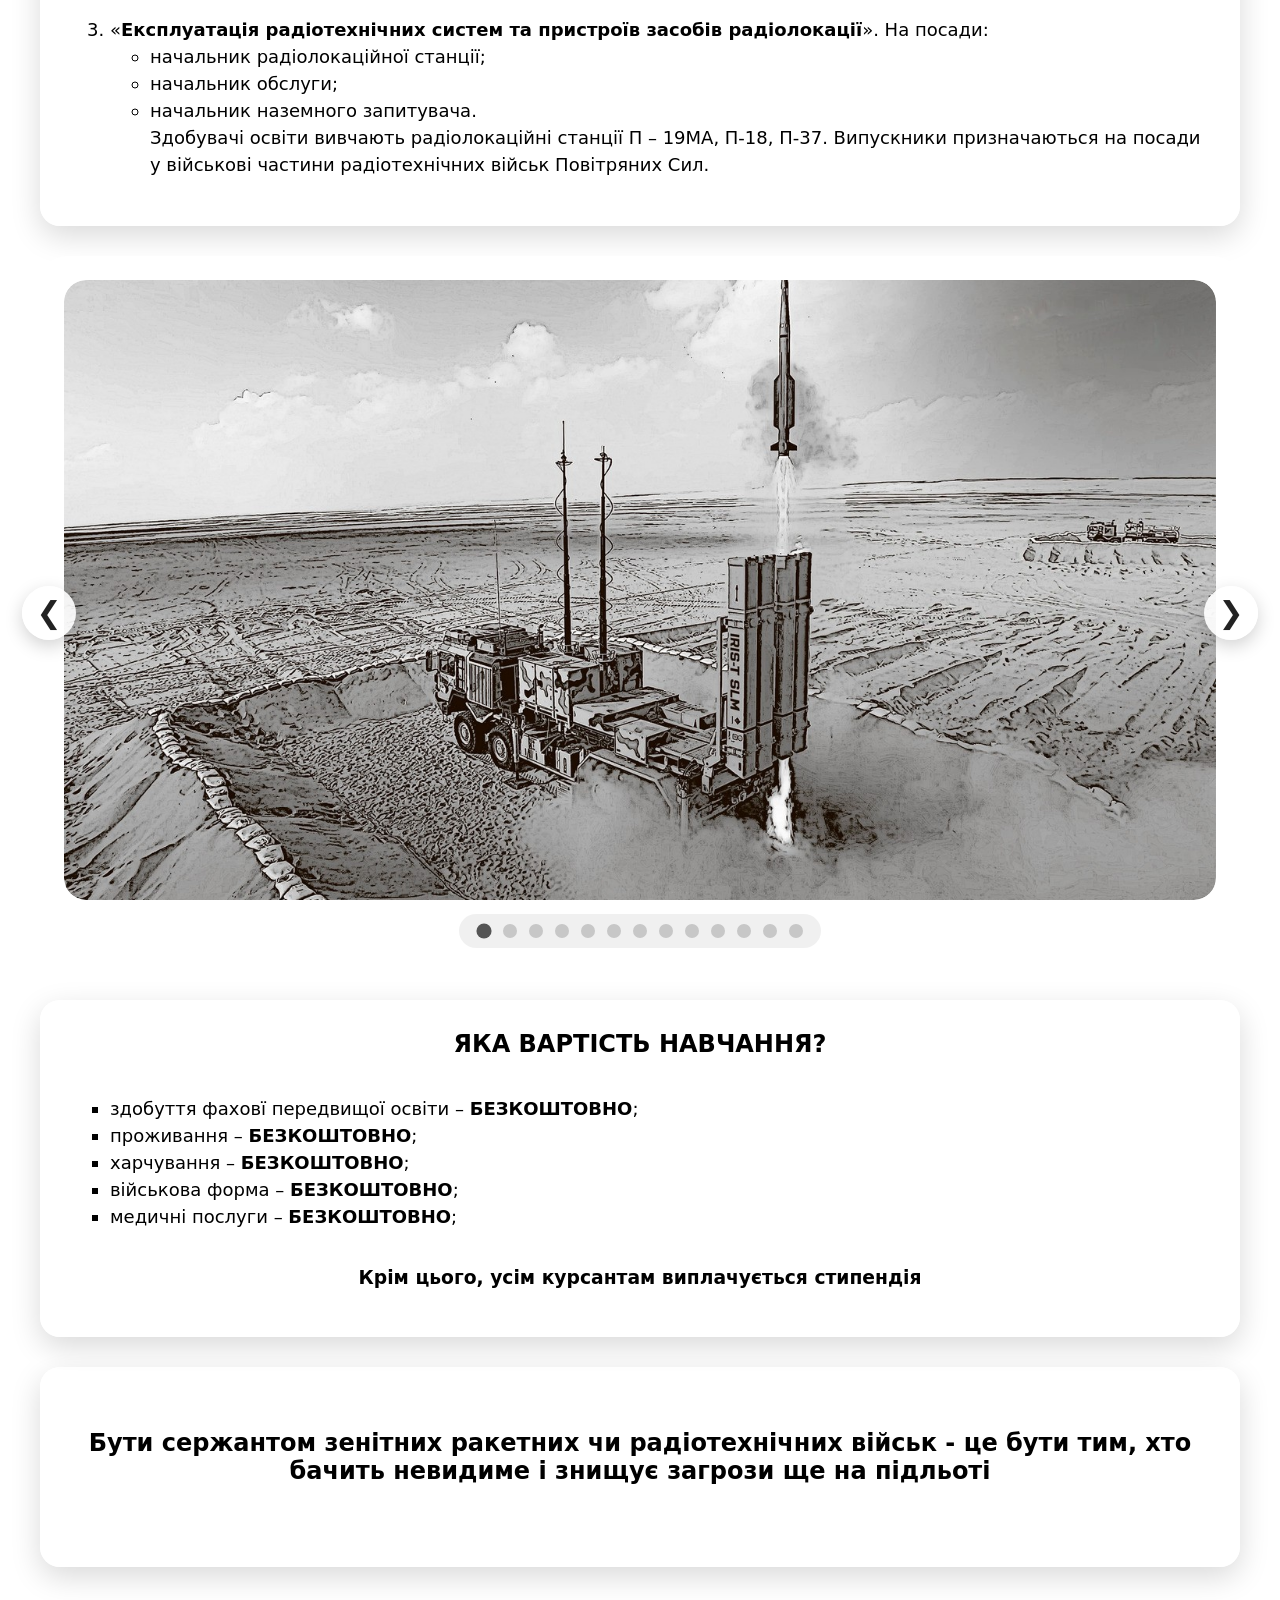
<file: ZRV_RTV/zrv_rtv.html>
<!DOCTYPE html>
<html lang="uk">
<head>
    <meta content="text/html; charset=UTF-8" http-equiv="content-type">


    <meta name="viewport" content="width=device-width, initial-scale=1.0">
    <title>ЦК ЗРВ РТВ</title>
    <link rel="stylesheet" href="../css/slider.css">
    <style>
    * {
      box-sizing: border-box;
      font-family: system-ui, -apple-system, BlinkMacSystemFont, "Segoe UI", Roboto, sans-serif;
    }

    body {
      margin: 0;
      min-height: 100vh;
      background-image: url("images/zrv_back.jpg");
      background-size: cover;
      background-position: center;
      background-attachment: fixed;
    }

    .overlay {
      min-height: 100vh;
      padding: 60px 40px;
      backdrop-filter: blur(1px);
      /*background: rgba(0, 0, 0, 0.8);*/
    }

    .grid {
      max-width: 1200px;
      margin: 0 auto;
      display: grid;
      grid-template-columns: repeat(2, 1fr);
      gap: 30px;
    }

    .full {
      grid-column: 1 / -1;
    }

    .card {
      background: rgba(255, 255, 255, 0.75);
      border-radius: 20px;
      padding: 30px;
      box-shadow: 0 10px 30px rgba(0, 0, 0, 0.15);
      min-height: 200px;
      min-width: 0;
      display: flex;
      flex-direction: column;
      justify-content: center;
    }

    .card h1 {
      margin-top: 0;
      font-size: 40px;
      color: #1e3a8a;
      text-align: center;
    }
      .card h2 {
      margin-top: 0;
      font-size: 24px;      
    }
      
    .text {
  text-align: center;
}
     .gallery {
  max-height: 400px;
  overflow-x: auto;
}
      video {
 		 width: 100%;
        height: auto;
  		border-radius: 14px;
        max-height: 600px;   /* 👈 підбери значення */
  /*height: auto;
  aspect-ratio: 9 / 16;*/
			}
.video-wrap {
  width: 100%;
  max-height: 315px;        /* 👈 обмеження висоти */
  aspect-ratio: 16 / 9;    /* пропорції */
  overflow: hidden;        /* 🔑 не дає вилазити */
  border-radius: 6px;
}

.video-wrap iframe {
  width: 100%;
  height: 100%;
  border: 0;
  display: block;
}
    .card p {
      font-size: 18px;
      line-height: 1.5;
    }
      
      .card ul{
      font-size: 18px;
      line-height: 1.5;
    }
      
      .card ol{
      font-size: 18px;
      line-height: 1.5;
    }

    @media (max-width: 768px) {
      .grid {
        grid-template-columns: 1fr;
      }
    }
    .contact-call a{
      align: center;
      display:inline-block;
      padding:12px 22px;
      background:#8d795f;
      color:white;
      text-decoration:none;
      border-radius:10px;
      font-weight:600;
      transition:0.25s;
    }

    .contact-call a:hover{
      background:black;
      transform:translateY(-2px);
    }

    </style>
</head>
<body>
<div class="overlay">
    <div class="grid">
        <div class="card full">
            <h1 style="color: black">Циклова комісія <br>
                зенітних ракетних та радіотехнічних військ</h1>
        </div>
        <div class="card">

            <div class="video-wrap">
                <iframe src="https://www.youtube.com/embed/IxJarw4gAnM?si=N1TWWWKjDFMwLePs" title="YouTube video player"
                        allow="accelerometer; autoplay; clipboard-write;
            encrypted-media; gyroscope; picture-in-picture; web-share" referrerpolicy="strict-origin-when-cross-origin"
                        allowfullscreen="" frameborder="0" height="315" width="560">
                </iframe>
            </div>
        </div>
        <div align="center" class="card">
            <h2>Начальник циклової комісії</h2>
            <h3 style="margin-top: 0" align="center"> підполковник</h3>
            <h2 align="center"> Мельник Олексій Валентинович</h2>
            <div class="contact-call">
                <a href="mailto:O.Melnyk@hnups.mil.gov.ua">
                    O.Melnyk@hnups.mil.gov.ua
                </a>
            </div>
        </div>
        <div class="card full">
            <h2 align="center">Зенітні ракетні війська: Еліта та технології</h2>
            <p>Циклова комісія зенітних ракетних та радіотехнічних військ створена у 2022 році
                з метою підготовки військових фахівців на зенітні ракетні комплексів та систем
                середньої дальності та малої дальності та фахівців радіотехнічних військ.

                Діяльність циклової комісії зосереджена на вирішені завдань підготовки з питань
                експлуатації та бойового застосування зенітних ракетних комплексів С-300ПТ(ПС) та БУК М1.<br>

            </p>
            <h3 align="center">Тривалість навчання – 2 роки.</h3>

        </div>
        <div class="card full">
            <h2 align="center">Напрями підготовки</h2>
            <p> Cпеціальність К7 «<b>Озброєння та військова техніка</b>».<br>
            </p>
            <p>
                Спеціалізації:
            </p>


            <ol>
                <li>«<b>Експлуатація зенітних ракетних комплексів та систем середньої дальності</b>»
                    На посади:


                    <ul>
                        <li> технік приймально-передавальних пристроїв радіотехнічної батареї зенітного ракетного
                            комплексу 300ПТ(ПС);
                        </li>
                        <li> технік стартової батареї зенітного ракетного комплексу С-300ПТ(ПС).</li>
                    </ul>
                </li>
                <br>
                <li>«<b>Експлуатація радіоелектронних засобів інформаційного забезпечення і управління зенітними
                    ракетними комплексами та системами</b>».
                    На посади:


                    <ul>
                        <li> заступник начальника обслуги самохідної вогневої установки;</li>
                        <li> заступник начальника обслуги пуска заряджаючої установки;</li>
                        <li> заступник начальника обслуги пункту бойового управління.</li>
                        Здобувачі освіти вивчають ЗРК БУК, ЗРК С300ПС (в перспективі ЗРК PATRIOT, ЗРК IRIS-T).
                        Випускники здійснюють бойове застосування зенітних ракетних комплексів у складі бойової обслуги
                        (по різним цілям від БПЛА, літака до балістичних ракет), а також технічне обслуговування цих
                        комплексів.
                    </ul>
                </li>
                <br>
                <li>«<b>Експлуатація радіотехнічних систем та пристроїв засобів радіолокації</b>». На посади:


                    <ul>
                        <li> начальник радіолокаційної станції;</li>
                        <li> начальник обслуги;</li>
                        <li> начальник наземного запитувача.</li>
                        Здобувачі освіти вивчають радіолокаційні станції П – 19МА, П-18, П-37.
                        Випускники призначаються на посади у військові частини радіотехнічних військ Повітряних Сил.

                    </ul>


                </li>
            </ol>
        </div>
        <div class="slider-wrap full">
            <button class="slider-arrow slider-arrow-left" onclick="moveSlide(-1)">
                &#10094;
            </button>
            <div class="slider">
                <div class="slider-track" id="sliderTrack">
                    <img src="images/im1.jpg" alt="" class="slide">
                    <img src="images/im10.jpg" alt="" class="slide">
                    <img src="images/im2.jpg" alt="" class="slide">
                    <img src="images/im3.jpg" alt="" class="slide">
                    <img src="images/im13.jpg" alt="" class="slide">
                    <img src="images/im5.jpg" alt="" class="slide">
                    <img src="images/im6.jpg" alt="" class="slide">
                    <img src="images/im11.jpg" alt="" class="slide">
                    <img src="images/im7.jpg" alt="" class="slide">
                    <img src="images/im8.jpg" alt="" class="slide">
                    <img src="images/im12.jpg" alt="" class="slide">
                    <img src="images/im9.jpg" alt="" class="slide">
                    <img src="images/im14.jpg" alt="" class="slide">
                </div>
            </div>
            <button class="slider-arrow slider-arrow-right" onclick="moveSlide(1)">
                &#10095;
            </button>
            <div class="slider-dots" id="sliderDots">
                <button class="dot active" onclick="goToSlide(0)"></button>
                <button class="dot" onclick="goToSlide(1)"></button>
                <button class="dot" onclick="goToSlide(2)"></button>
                <button class="dot" onclick="goToSlide(3)"></button>
                <button class="dot" onclick="goToSlide(4)"></button>
                <button class="dot" onclick="goToSlide(5)"></button>
                <button class="dot" onclick="goToSlide(6)"></button>
                <button class="dot" onclick="goToSlide(7)"></button>
                <button class="dot" onclick="goToSlide(8)"></button>
                <button class="dot" onclick="goToSlide(9)"></button>
                <button class="dot" onclick="goToSlide(10)"></button>
                <button class="dot" onclick="goToSlide(11)"></button>
                <button class="dot" onclick="goToSlide(12)"></button>
            </div>
        </div>

        <div class="card full">
            <h2 align="center">ЯКА ВАРТІСТЬ НАВЧАННЯ?</h2>
            <ul type="square">
                <li> здобуття фаховї передвищої освіти – <b>БЕЗКОШТОВНО</b>;</li>
                <li> проживання – <b>БЕЗКОШТОВНО</b>;</li>
                <li> харчування – <b>БЕЗКОШТОВНО</b>;</li>
                <li> військова форма – <b>БЕЗКОШТОВНО</b>;</li>
                <li> медичні послуги – <b>БЕЗКОШТОВНО</b>;</li>
            </ul>
            <h3 align="center">Крім цього, усім курсантам виплачується стипендія</h3>
        </div>


        <div class="card full">
            <h2 align="center">Бути сержантом зенітних ракетних чи радіотехнічних військ -
                це бути тим, хто бачить невидиме і знищує загрози ще на підльоті</h2>
        </div>
    </div>
</div>
<script src="../js/slider.js"></script>
</body>
</html>
</file>
<file: css/slider.css>
.slider-wrap {
  position: relative;
  max-width: 1200px;
  margin: 0 auto;
  padding: 24px 24px 70px;
  background: rgba(255, 255, 255, 0.72);
  border-radius: 28px;
  backdrop-filter: blur(4px);
}

.slider, .slider1 {
  overflow: hidden;
  border-radius: 22px;
}

.slider-track {
  display: flex;
  transition: transform 0.45s ease;
}

.slide, .slide1 {
  width: 100%;
  flex: 0 0 100%;
  height: 620px;
  object-fit: cover;
  border-radius: 22px;
}

.slider-arrow {
  position: absolute;
  top: 50%;
  transform: translateY(-50%);
  width: 54px;
  height: 54px;
  border: none;
  border-radius: 50%;
  background: rgba(255, 255, 255, 0.9);
  color: #222;
  font-size: 30px;
  cursor: pointer;
  box-shadow: 0 6px 18px rgba(0, 0, 0, 0.18);
  z-index: 2;
  transition: 0.2s ease;
}

.slider-arrow:hover {
  background: #ffffff;
  transform: translateY(-50%) scale(1.05);
}

.slider-arrow-left {
  left: -18px;
}

.slider-arrow-right {
  right: -18px;
}

.slider-dots {
  position: absolute;
  left: 50%;
  bottom: 22px;
  transform: translateX(-50%);
  display: flex;
  gap: 12px;
  padding: 10px 18px;
  border-radius: 999px;
  background: rgba(240, 240, 240, 0.95);
}

.dot, .dot1 {
  width: 14px;
  height: 14px;
  border: none;
  border-radius: 50%;
  background: #c7c7c7;
  cursor: pointer;
  transition: 0.2s ease;
}

.dot.active, .dot1.active {
  background: #555;
  transform: scale(1.08);
}

@media (max-width: 900px) {
  .slider-wrap {
    padding: 16px 16px 62px;
    border-radius: 20px;
  }

  .slide, .slide1 {
    height: 340px;
    border-radius: 16px;
  }

  .slider-arrow {
    width: 42px;
    height: 42px;
    font-size: 24px;
  }

  .slider-arrow-left {
    left: 6px;
  }

  .slider-arrow-right {
    right: 6px;
  }
}
</file>
